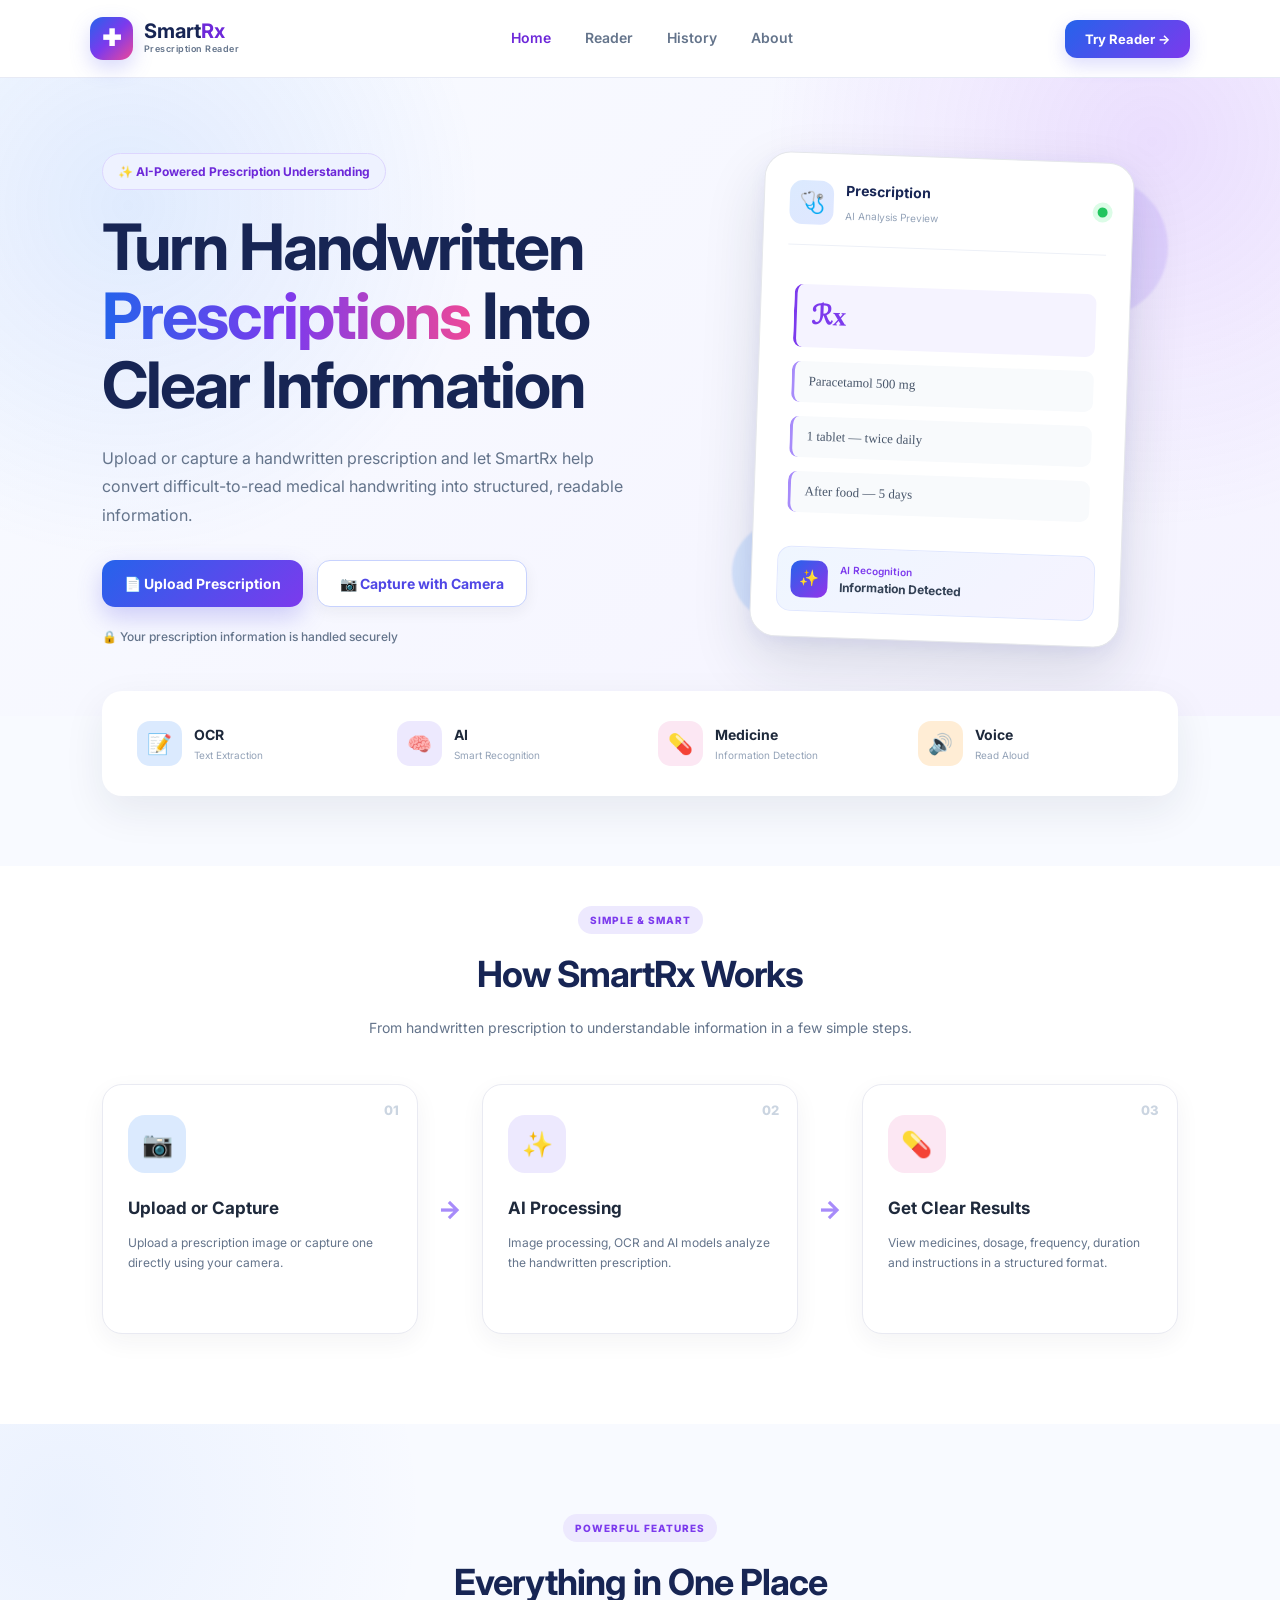
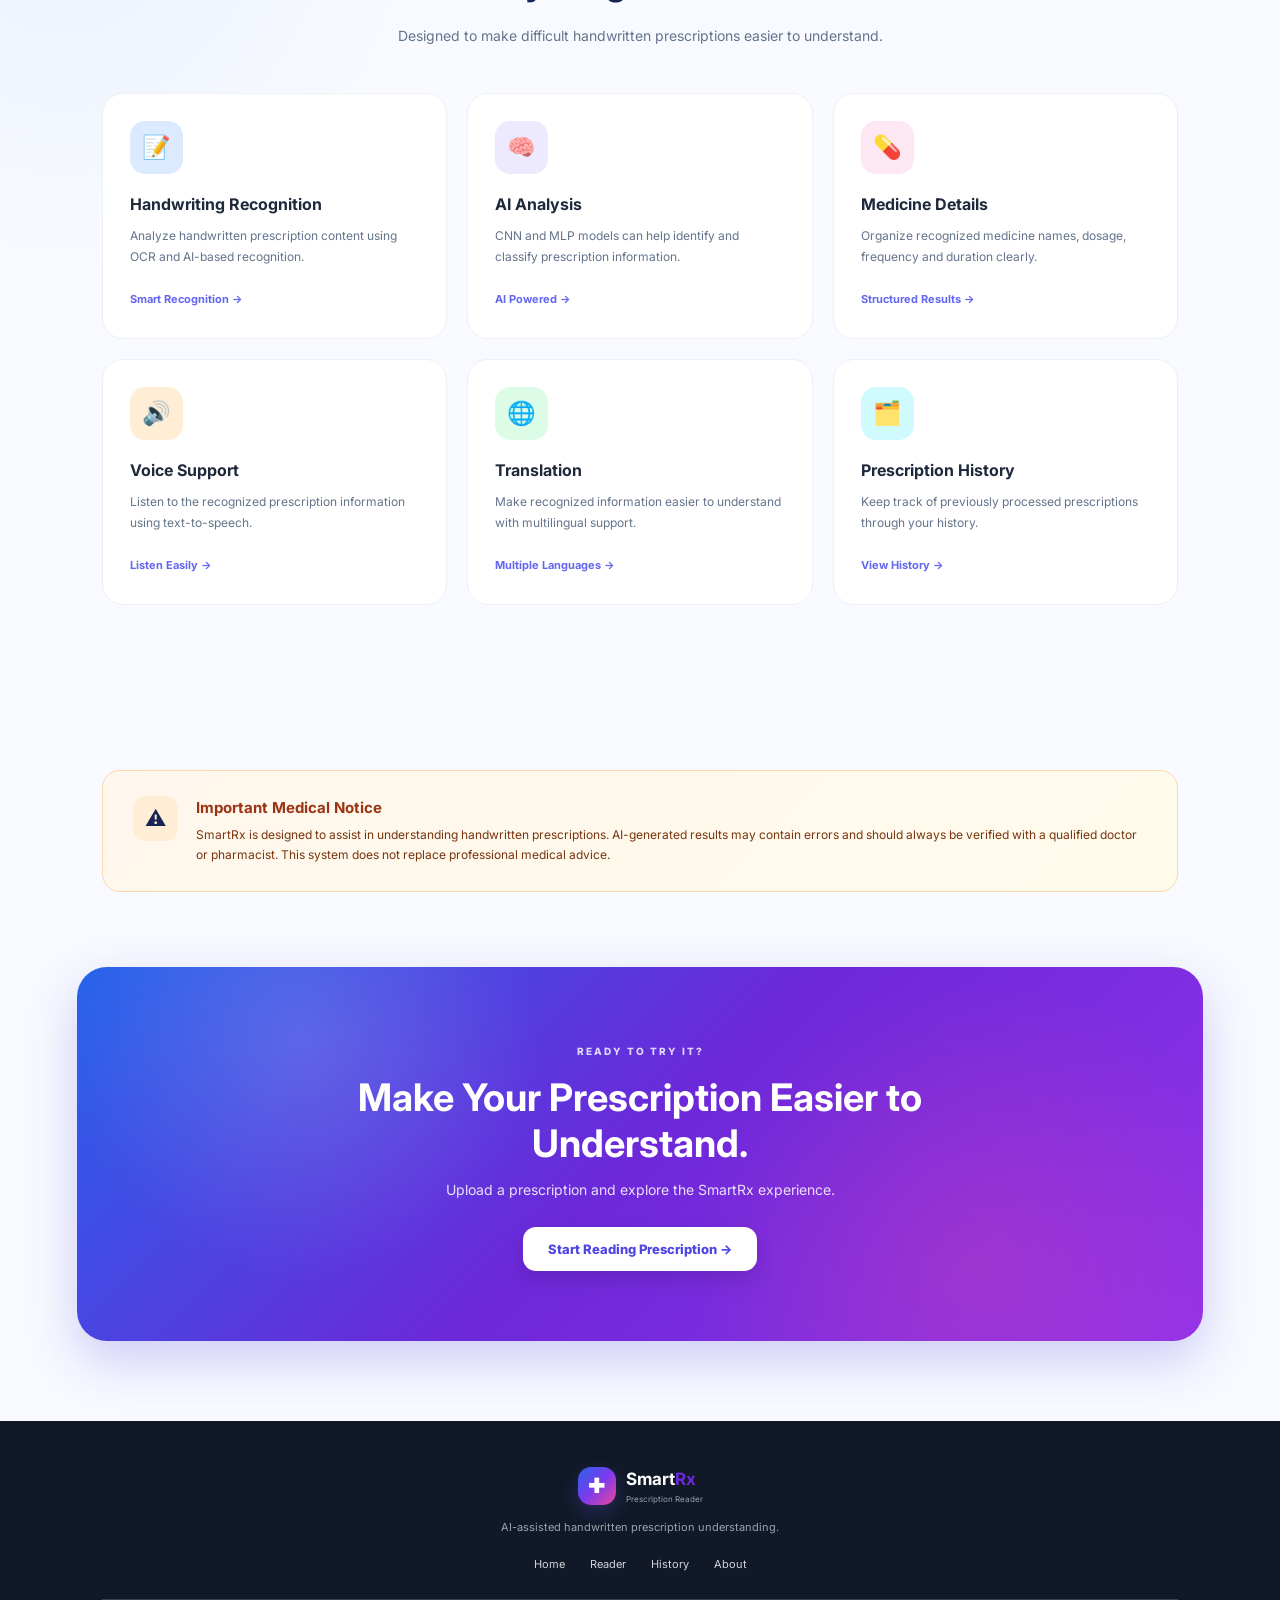
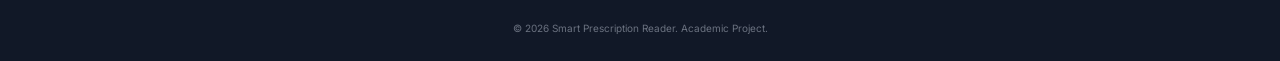
<file: Frontend/index.html>
<!DOCTYPE html>
<html lang="en">
<head>
    <meta charset="UTF-8">
    <meta name="viewport" content="width=device-width, initial-scale=1.0">

    <title>Smart Prescription Reader</title>

    <link rel="stylesheet" href="css/style.css">

    <link rel="preconnect" href="https://fonts.googleapis.com">
    <link rel="preconnect" href="https://fonts.gstatic.com" crossorigin>

    <link href="https://fonts.googleapis.com/css2?family=Inter:wght@400;500;600;700;800&display=swap" rel="stylesheet">
</head>

<body>

    <!-- ================= NAVBAR ================= -->

    <header class="navbar">

        <div class="logo">
            <div class="logo-icon">✚</div>

            <div>
                <h2>Smart<span>Rx</span></h2>
                <p>Prescription Reader</p>
            </div>
        </div>

        <nav>
            <a href="index.html" class="active">Home</a>
            <a href="reader.html">Reader</a>
            <a href="history.html">History</a>
            <a href="about.html">About</a>
        </nav>

        <button class="nav-reader-btn" onclick="openReader()">
            Try Reader →
        </button>

    </header>


    <!-- ================= HERO SECTION ================= -->

    <section class="hero">

        <div class="hero-content">

            <div class="hero-badge">
                ✨ AI-Powered Prescription Understanding
            </div>

            <h1>
                Turn Handwritten
                <span>Prescriptions</span>
                Into Clear Information
            </h1>

            <p>
                Upload or capture a handwritten prescription and let
                SmartRx help convert difficult-to-read medical handwriting
                into structured, readable information.
            </p>

            <div class="hero-buttons">

                <button class="primary-btn" onclick="openReader()">
                    📄 Upload Prescription
                </button>

                <button class="secondary-btn" onclick="openReader()">
                    📷 Capture with Camera
                </button>

            </div>

            <div class="trust-text">
                🔒 Your prescription information is handled securely
            </div>

        </div>


        <!-- HERO VISUAL -->

        <div class="hero-visual">

            <div class="floating-circle circle-one"></div>
            <div class="floating-circle circle-two"></div>

            <div class="prescription-card">

                <div class="card-header">

                    <div class="doctor-icon">
                        🩺
                    </div>

                    <div>
                        <strong>Prescription</strong>
                        <small>AI Analysis Preview</small>
                    </div>

                    <div class="status-dot"></div>

                </div>


                <div class="fake-prescription">

                    <div class="scribble large">
                        ℛx
                    </div>

                    <div class="scribble">
                        Paracetamol 500 mg
                    </div>

                    <div class="scribble">
                        1 tablet — twice daily
                    </div>

                    <div class="scribble">
                        After food — 5 days
                    </div>

                </div>


                <div class="ai-result">

                    <div class="ai-icon">
                        ✨
                    </div>

                    <div>
                        <span>AI Recognition</span>
                        <strong>Information Detected</strong>
                    </div>

                </div>

            </div>

        </div>

    </section>


    <!-- ================= STATS ================= -->

    <section class="stats">

        <div class="stat-item">
            <div class="stat-icon blue">📝</div>
            <div>
                <strong>OCR</strong>
                <span>Text Extraction</span>
            </div>
        </div>

        <div class="stat-item">
            <div class="stat-icon purple">🧠</div>
            <div>
                <strong>AI</strong>
                <span>Smart Recognition</span>
            </div>
        </div>

        <div class="stat-item">
            <div class="stat-icon pink">💊</div>
            <div>
                <strong>Medicine</strong>
                <span>Information Detection</span>
            </div>
        </div>

        <div class="stat-item">
            <div class="stat-icon orange">🔊</div>
            <div>
                <strong>Voice</strong>
                <span>Read Aloud</span>
            </div>
        </div>

    </section>


    <!-- ================= HOW IT WORKS ================= -->

    <section class="how-section">

        <div class="section-heading">

            <div class="section-badge">
                SIMPLE & SMART
            </div>

            <h2>How SmartRx Works</h2>

            <p>
                From handwritten prescription to understandable information
                in a few simple steps.
            </p>

        </div>


        <div class="steps-container">

            <div class="step-card">

                <div class="step-number">01</div>

                <div class="step-icon blue-bg">
                    📷
                </div>

                <h3>Upload or Capture</h3>

                <p>
                    Upload a prescription image or capture one
                    directly using your camera.
                </p>

            </div>


            <div class="step-arrow">
                →
            </div>


            <div class="step-card">

                <div class="step-number">02</div>

                <div class="step-icon purple-bg">
                    ✨
                </div>

                <h3>AI Processing</h3>

                <p>
                    Image processing, OCR and AI models analyze
                    the handwritten prescription.
                </p>

            </div>


            <div class="step-arrow">
                →
            </div>


            <div class="step-card">

                <div class="step-number">03</div>

                <div class="step-icon pink-bg">
                    💊
                </div>

                <h3>Get Clear Results</h3>

                <p>
                    View medicines, dosage, frequency, duration
                    and instructions in a structured format.
                </p>

            </div>

        </div>

    </section>


    <!-- ================= FEATURES ================= -->

    <section class="features-section">

        <div class="section-heading">

            <div class="section-badge">
                POWERFUL FEATURES
            </div>

            <h2>Everything in One Place</h2>

            <p>
                Designed to make difficult handwritten prescriptions
                easier to understand.
            </p>

        </div>


        <div class="features-grid">

            <div class="feature-card blue-card">

                <div class="feature-icon">
                    📝
                </div>

                <h3>Handwriting Recognition</h3>

                <p>
                    Analyze handwritten prescription content
                    using OCR and AI-based recognition.
                </p>

                <span class="feature-link">
                    Smart Recognition →
                </span>

            </div>


            <div class="feature-card purple-card">

                <div class="feature-icon">
                    🧠
                </div>

                <h3>AI Analysis</h3>

                <p>
                    CNN and MLP models can help identify and
                    classify prescription information.
                </p>

                <span class="feature-link">
                    AI Powered →
                </span>

            </div>


            <div class="feature-card pink-card">

                <div class="feature-icon">
                    💊
                </div>

                <h3>Medicine Details</h3>

                <p>
                    Organize recognized medicine names, dosage,
                    frequency and duration clearly.
                </p>

                <span class="feature-link">
                    Structured Results →
                </span>

            </div>


            <div class="feature-card orange-card">

                <div class="feature-icon">
                    🔊
                </div>

                <h3>Voice Support</h3>

                <p>
                    Listen to the recognized prescription information
                    using text-to-speech.
                </p>

                <span class="feature-link">
                    Listen Easily →
                </span>

            </div>


            <div class="feature-card green-card">

                <div class="feature-icon">
                    🌐
                </div>

                <h3>Translation</h3>

                <p>
                    Make recognized information easier to understand
                    with multilingual support.
                </p>

                <span class="feature-link">
                    Multiple Languages →
                </span>

            </div>


            <div class="feature-card cyan-card">

                <div class="feature-icon">
                    🗂️
                </div>

                <h3>Prescription History</h3>

                <p>
                    Keep track of previously processed prescriptions
                    through your history.
                </p>

                <span class="feature-link">
                    View History →
                </span>

            </div>

        </div>

    </section>


    <!-- ================= SAFETY NOTICE ================= -->

    <section class="safety-section">

        <div class="safety-icon">
            ⚠️
        </div>

        <div>

            <h3>Important Medical Notice</h3>

            <p>
                SmartRx is designed to assist in understanding handwritten
                prescriptions. AI-generated results may contain errors and
                should always be verified with a qualified doctor or pharmacist.
                This system does not replace professional medical advice.
            </p>

        </div>

    </section>


    <!-- ================= CTA ================= -->

    <section class="cta-section">

        <div class="cta-content">

            <span>READY TO TRY IT?</span>

            <h2>
                Make Your Prescription
                Easier to Understand.
            </h2>

            <p>
                Upload a prescription and explore the SmartRx experience.
            </p>

            <button class="cta-button" onclick="openReader()">
                Start Reading Prescription →
            </button>

        </div>

    </section>


    <!-- ================= FOOTER ================= -->

    <footer>

        <div class="footer-logo">
            <div class="logo-icon">✚</div>

            <div>
                <strong>Smart<span>Rx</span></strong>
                <small>Prescription Reader</small>
            </div>
        </div>

        <p>
            AI-assisted handwritten prescription understanding.
        </p>

        <div class="footer-links">
            <a href="index.html">Home</a>
            <a href="reader.html">Reader</a>
            <a href="history.html">History</a>
            <a href="about.html">About</a>
        </div>

        <div class="copyright">
            © 2026 Smart Prescription Reader. Academic Project.
        </div>

    </footer>


    <script src="js/script.js"></script>

</body>
</html>
</file>
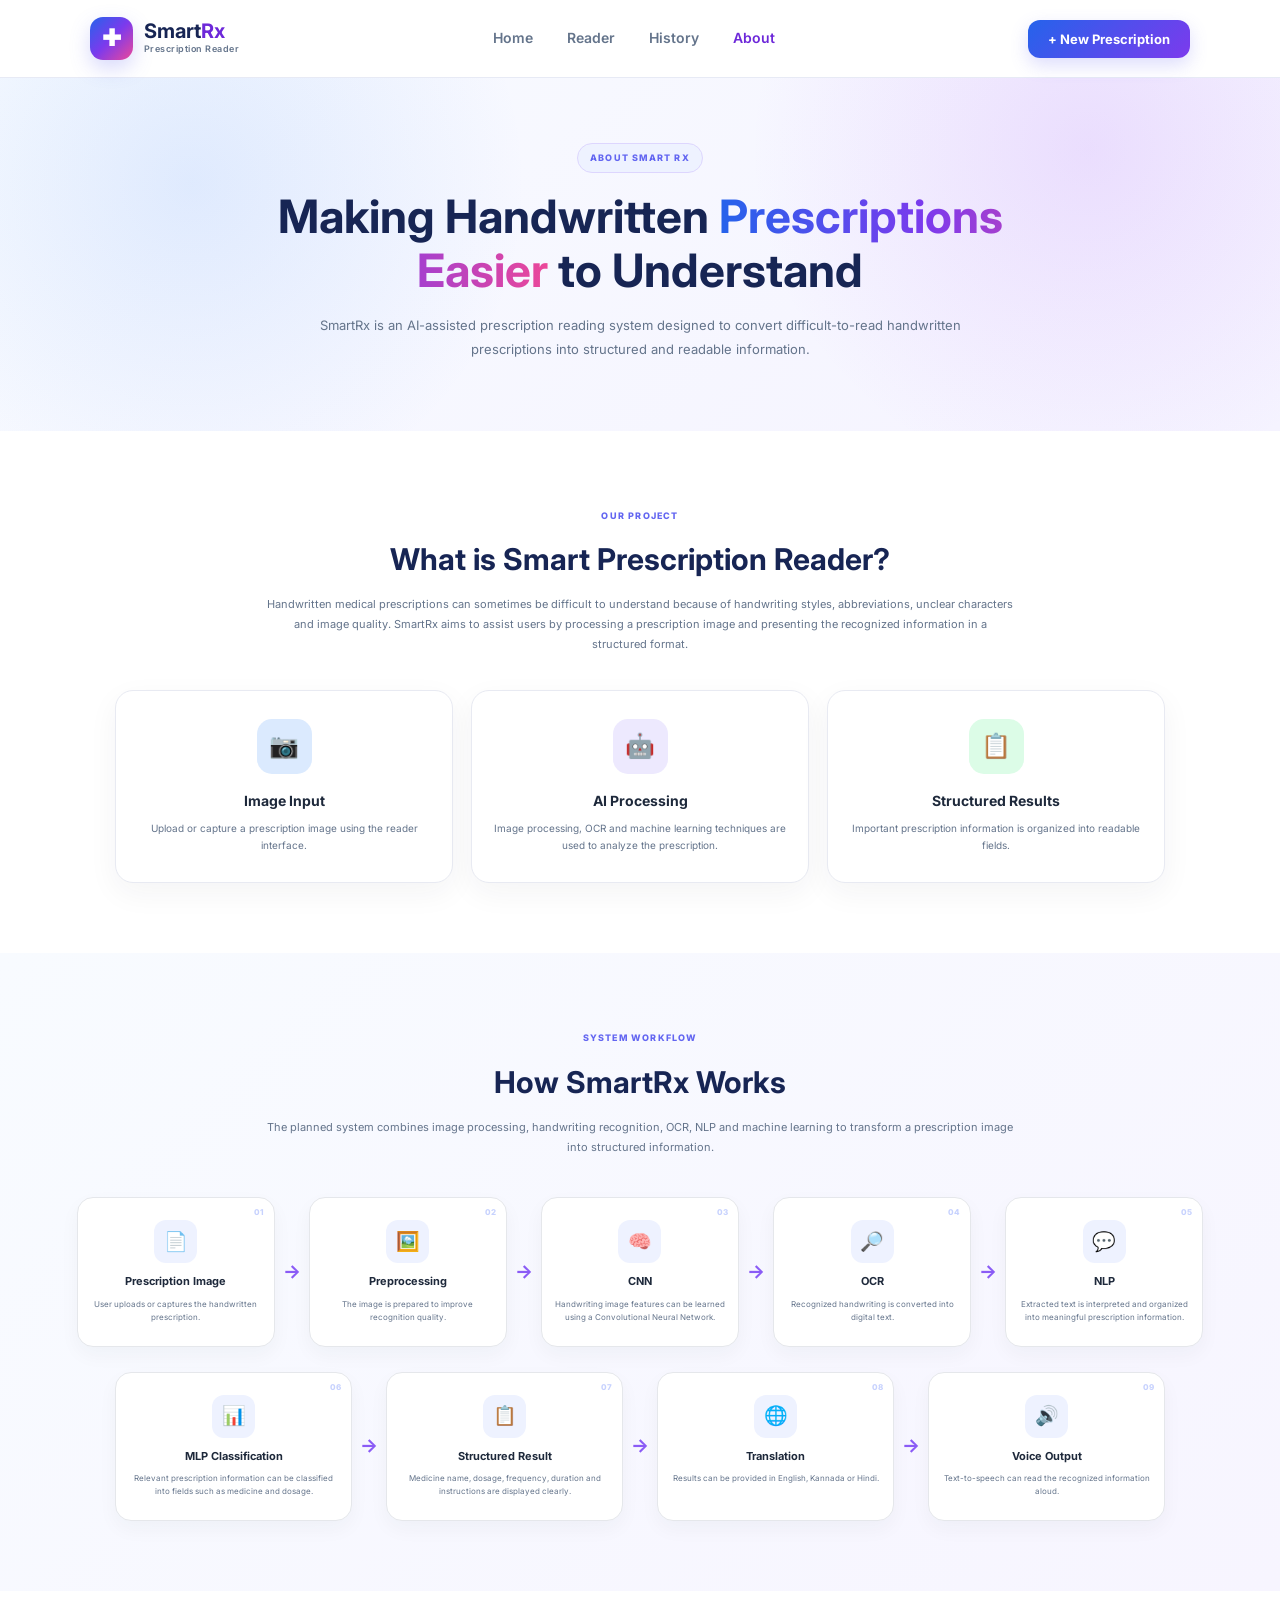
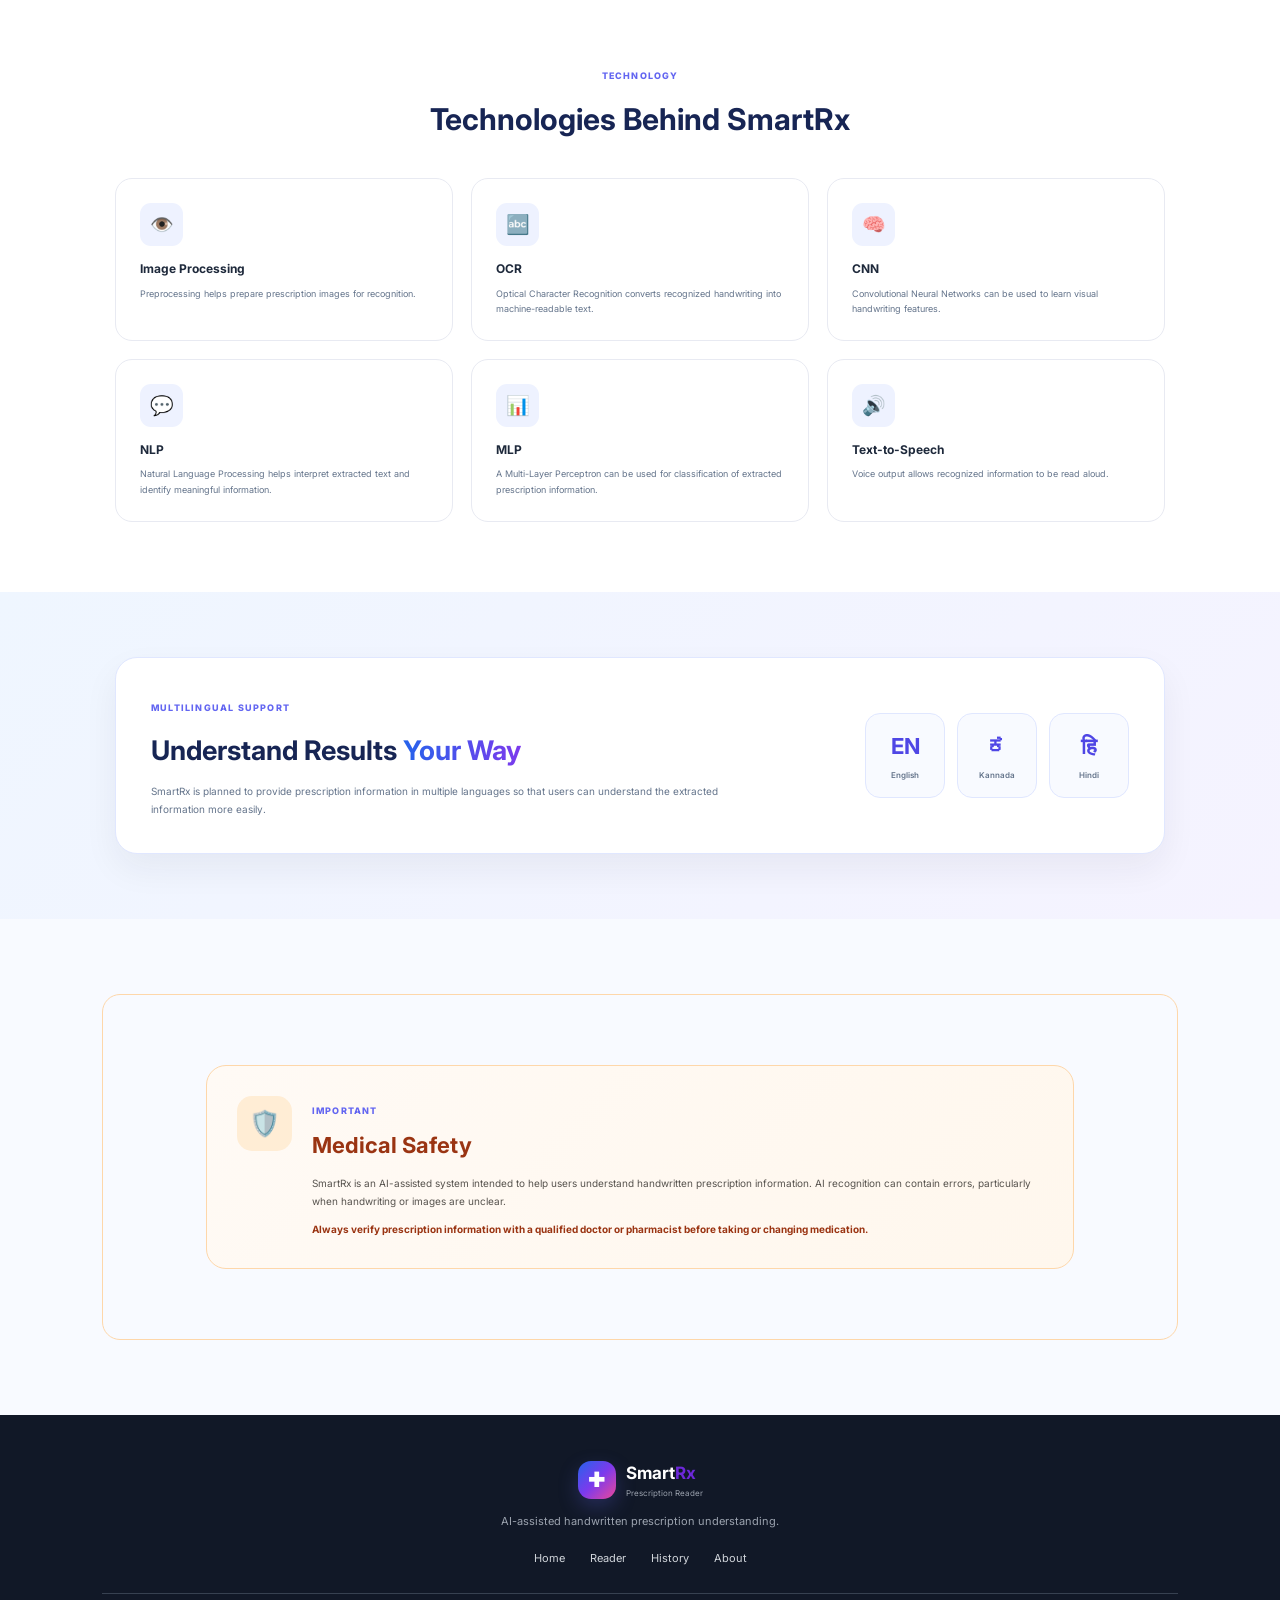
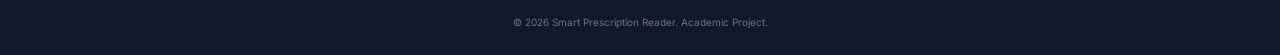
<file: Frontend/about.html>
<!DOCTYPE html>
<html lang="en">

<head>

    <meta charset="UTF-8">
    <meta name="viewport" content="width=device-width, initial-scale=1.0">

    <title>About SmartRx | Smart Prescription Reader</title>

    <link rel="stylesheet" href="css/style.css">
    <link rel="stylesheet" href="css/about.css">

    <link rel="preconnect" href="https://fonts.googleapis.com">
    <link rel="preconnect" href="https://fonts.gstatic.com" crossorigin>

    <link
        href="https://fonts.googleapis.com/css2?family=Inter:wght@400;500;600;700;800&display=swap"
        rel="stylesheet"
    >

</head>

<body>


<!-- ================= NAVBAR ================= -->

<header class="navbar">

    <div class="logo">

        <div class="logo-icon">
            ✚
        </div>

        <div>

            <h2>
                Smart<span>Rx</span>
            </h2>

            <p>
                Prescription Reader
            </p>

        </div>

    </div>


    <nav>

        <a href="index.html">
            Home
        </a>

        <a href="reader.html">
            Reader
        </a>

        <a href="history.html">
            History
        </a>

        <a href="about.html" class="active">
            About
        </a>

    </nav>


    <button
        class="nav-reader-btn"
        onclick="window.location.href='reader.html'"
    >
        + New Prescription
    </button>

</header>



<!-- ================= HERO ================= -->

<section class="about-hero">

    <div class="about-badge">
        ABOUT SMART RX
    </div>

    <h1>
        Making Handwritten
        <span>Prescriptions Easier</span>
        to Understand
    </h1>

    <p>
        SmartRx is an AI-assisted prescription reading system
        designed to convert difficult-to-read handwritten
        prescriptions into structured and readable information.
    </p>

</section>



<!-- ================= PROJECT INTRO ================= -->

<section class="about-section">

    <div class="section-label">
        OUR PROJECT
    </div>

    <h2>
        What is Smart Prescription Reader?
    </h2>

    <p class="section-description">

        Handwritten medical prescriptions can sometimes be difficult
        to understand because of handwriting styles, abbreviations,
        unclear characters and image quality. SmartRx aims to assist
        users by processing a prescription image and presenting the
        recognized information in a structured format.

    </p>


    <div class="intro-cards">

        <div class="intro-card">

            <div class="intro-icon blue-icon">
                📷
            </div>

            <h3>
                Image Input
            </h3>

            <p>
                Upload or capture a prescription image
                using the reader interface.
            </p>

        </div>


        <div class="intro-card">

            <div class="intro-icon purple-icon">
                🤖
            </div>

            <h3>
                AI Processing
            </h3>

            <p>
                Image processing, OCR and machine learning
                techniques are used to analyze the prescription.
            </p>

        </div>


        <div class="intro-card">

            <div class="intro-icon green-icon">
                📋
            </div>

            <h3>
                Structured Results
            </h3>

            <p>
                Important prescription information is organized
                into readable fields.
            </p>

        </div>

    </div>

</section>



<!-- ================= HOW IT WORKS ================= -->

<section class="workflow-section">

    <div class="section-label">
        SYSTEM WORKFLOW
    </div>

    <h2>
        How SmartRx Works
    </h2>

    <p class="workflow-description">

        The planned system combines image processing,
        handwriting recognition, OCR, NLP and machine learning
        to transform a prescription image into structured information.

    </p>


    <div class="workflow">

        <div class="workflow-step">

            <div class="workflow-number">
                01
            </div>

            <div class="workflow-icon">
                📄
            </div>

            <h3>
                Prescription Image
            </h3>

            <p>
                User uploads or captures the handwritten prescription.
            </p>

        </div>


        <div class="workflow-arrow">
            →
        </div>


        <div class="workflow-step">

            <div class="workflow-number">
                02
            </div>

            <div class="workflow-icon">
                🖼️
            </div>

            <h3>
                Preprocessing
            </h3>

            <p>
                The image is prepared to improve recognition quality.
            </p>

        </div>


        <div class="workflow-arrow">
            →
        </div>


        <div class="workflow-step">

            <div class="workflow-number">
                03
            </div>

            <div class="workflow-icon">
                🧠
            </div>

            <h3>
                CNN
            </h3>

            <p>
                Handwriting image features can be learned using
                a Convolutional Neural Network.
            </p>

        </div>


        <div class="workflow-arrow">
            →
        </div>


        <div class="workflow-step">

            <div class="workflow-number">
                04
            </div>

            <div class="workflow-icon">
                🔎
            </div>

            <h3>
                OCR
            </h3>

            <p>
                Recognized handwriting is converted into digital text.
            </p>

        </div>


        <div class="workflow-arrow">
            →
        </div>


        <div class="workflow-step">

            <div class="workflow-number">
                05
            </div>

            <div class="workflow-icon">
                💬
            </div>

            <h3>
                NLP
            </h3>

            <p>
                Extracted text is interpreted and organized
                into meaningful prescription information.
            </p>

        </div>

    </div>



    <div class="workflow-second-row">

        <div class="workflow-step">

            <div class="workflow-number">
                06
            </div>

            <div class="workflow-icon">
                📊
            </div>

            <h3>
                MLP Classification
            </h3>

            <p>
                Relevant prescription information can be classified
                into fields such as medicine and dosage.
            </p>

        </div>


        <div class="workflow-arrow">
            →
        </div>


        <div class="workflow-step">

            <div class="workflow-number">
                07
            </div>

            <div class="workflow-icon">
                📋
            </div>

            <h3>
                Structured Result
            </h3>

            <p>
                Medicine name, dosage, frequency, duration and
                instructions are displayed clearly.
            </p>

        </div>


        <div class="workflow-arrow">
            →
        </div>


        <div class="workflow-step">

            <div class="workflow-number">
                08
            </div>

            <div class="workflow-icon">
                🌐
            </div>

            <h3>
                Translation
            </h3>

            <p>
                Results can be provided in English,
                Kannada or Hindi.
            </p>

        </div>


        <div class="workflow-arrow">
            →
        </div>


        <div class="workflow-step">

            <div class="workflow-number">
                09
            </div>

            <div class="workflow-icon">
                🔊
            </div>

            <h3>
                Voice Output
            </h3>

            <p>
                Text-to-speech can read the recognized
                information aloud.
            </p>

        </div>

    </div>

</section>



<!-- ================= TECHNOLOGIES ================= -->

<section class="technology-section">

    <div class="section-label">
        TECHNOLOGY
    </div>

    <h2>
        Technologies Behind SmartRx
    </h2>


    <div class="technology-grid">

        <div class="technology-card">

            <div class="tech-icon">
                👁️
            </div>

            <h3>
                Image Processing
            </h3>

            <p>
                Preprocessing helps prepare prescription images
                for recognition.
            </p>

        </div>


        <div class="technology-card">

            <div class="tech-icon">
                🔤
            </div>

            <h3>
                OCR
            </h3>

            <p>
                Optical Character Recognition converts recognized
                handwriting into machine-readable text.
            </p>

        </div>


        <div class="technology-card">

            <div class="tech-icon">
                🧠
            </div>

            <h3>
                CNN
            </h3>

            <p>
                Convolutional Neural Networks can be used to learn
                visual handwriting features.
            </p>

        </div>


        <div class="technology-card">

            <div class="tech-icon">
                💬
            </div>

            <h3>
                NLP
            </h3>

            <p>
                Natural Language Processing helps interpret extracted
                text and identify meaningful information.
            </p>

        </div>


        <div class="technology-card">

            <div class="tech-icon">
                📊
            </div>

            <h3>
                MLP
            </h3>

            <p>
                A Multi-Layer Perceptron can be used for classification
                of extracted prescription information.
            </p>

        </div>


        <div class="technology-card">

            <div class="tech-icon">
                🔊
            </div>

            <h3>
                Text-to-Speech
            </h3>

            <p>
                Voice output allows recognized information to
                be read aloud.
            </p>

        </div>

    </div>

</section>



<!-- ================= LANGUAGES ================= -->

<section class="language-section">

    <div class="language-box">

        <div class="language-content">

            <div class="section-label">
                MULTILINGUAL SUPPORT
            </div>

            <h2>
                Understand Results
                <span>Your Way</span>
            </h2>

            <p>
                SmartRx is planned to provide prescription information
                in multiple languages so that users can understand
                the extracted information more easily.
            </p>

        </div>


        <div class="language-options">

            <div class="language-card">

                <strong>
                    EN
                </strong>

                <span>
                    English
                </span>

            </div>


            <div class="language-card">

                <strong>
                    ಕ
                </strong>

                <span>
                    Kannada
                </span>

            </div>


            <div class="language-card">

                <strong>
                    हि
                </strong>

                <span>
                    Hindi
                </span>

            </div>

        </div>

    </div>

</section>



<!-- ================= SAFETY ================= -->

<section class="safety-section">

    <div class="safety-card">

        <div class="safety-icon">
            🛡️
        </div>


        <div>

            <div class="section-label">
                IMPORTANT
            </div>

            <h2>
                Medical Safety
            </h2>

            <p>

                SmartRx is an AI-assisted system intended to help
                users understand handwritten prescription information.
                AI recognition can contain errors, particularly when
                handwriting or images are unclear.

            </p>

            <p class="safety-highlight">

                Always verify prescription information with a qualified
                doctor or pharmacist before taking or changing medication.

            </p>

        </div>

    </div>

</section>



<!-- ================= FOOTER ================= -->

<footer>

    <div class="footer-logo">

        <div class="logo-icon">
            ✚
        </div>

        <div>

            <strong>
                Smart<span>Rx</span>
            </strong>

            <small>
                Prescription Reader
            </small>

        </div>

    </div>


    <p>
        AI-assisted handwritten prescription understanding.
    </p>


    <div class="footer-links">

        <a href="index.html">
            Home
        </a>

        <a href="reader.html">
            Reader
        </a>

        <a href="history.html">
            History
        </a>

        <a href="about.html">
            About
        </a>

    </div>


    <div class="copyright">
        © 2026 Smart Prescription Reader. Academic Project.
    </div>

</footer>



<script src="js/about.js"></script>

</body>

</html>
</file>
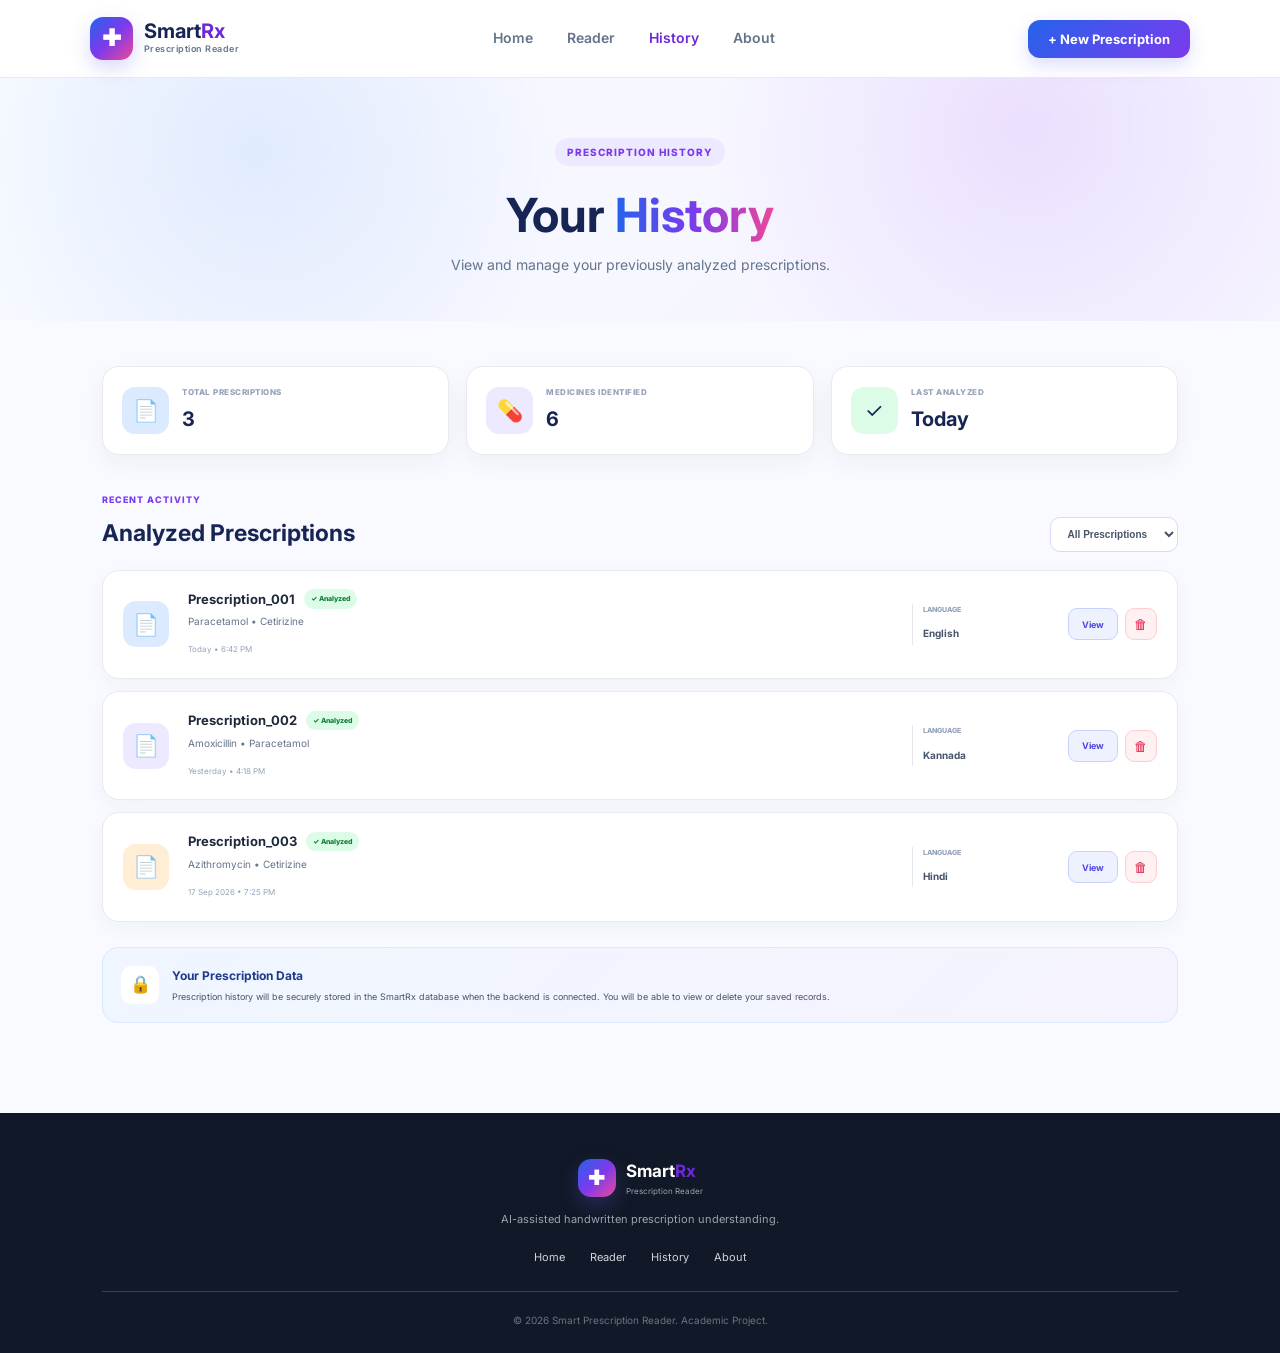
<file: Frontend/history.html>
<!DOCTYPE html>
<html lang="en">

<head>

    <meta charset="UTF-8">
    <meta name="viewport" content="width=device-width, initial-scale=1.0">

    <title>Prescription History | SmartRx</title>

    <link rel="stylesheet" href="css/style.css">
    <link rel="stylesheet" href="css/history.css">

    <link rel="preconnect" href="https://fonts.googleapis.com">
    <link rel="preconnect" href="https://fonts.gstatic.com" crossorigin>

    <link href="https://fonts.googleapis.com/css2?family=Inter:wght@400;500;600;700;800&display=swap" rel="stylesheet">

</head>

<body>


<!-- ================= NAVBAR ================= -->

<header class="navbar">

    <div class="logo">

        <div class="logo-icon">
            ✚
        </div>

        <div>
            <h2>
                Smart<span>Rx</span>
            </h2>

            <p>
                Prescription Reader
            </p>
        </div>

    </div>


    <nav>

        <a href="index.html">
            Home
        </a>

        <a href="reader.html">
            Reader
        </a>

        <a href="history.html" class="active">
            History
        </a>

        <a href="about.html">
            About
        </a>

    </nav>


    <button
        class="nav-reader-btn"
        onclick="window.location.href='reader.html'"
    >
        + New Prescription
    </button>

</header>



<!-- ================= PAGE HEADER ================= -->

<section class="history-header">

    <div class="section-badge">
        PRESCRIPTION HISTORY
    </div>

    <h1>
        Your
        <span>History</span>
    </h1>

    <p>
        View and manage your previously analyzed prescriptions.
    </p>

</section>



<!-- ================= MAIN ================= -->

<main class="history-container">


    <!-- ================= SUMMARY CARDS ================= -->

    <div class="history-summary">

        <div class="summary-card">

            <div class="summary-icon blue-summary">
                📄
            </div>

            <div>

                <span>
                    TOTAL PRESCRIPTIONS
                </span>

                <strong>
                    3
                </strong>

            </div>

        </div>


        <div class="summary-card">

            <div class="summary-icon purple-summary">
                💊
            </div>

            <div>

                <span>
                    MEDICINES IDENTIFIED
                </span>

                <strong>
                    6
                </strong>

            </div>

        </div>


        <div class="summary-card">

            <div class="summary-icon green-summary">
                ✓
            </div>

            <div>

                <span>
                    LAST ANALYZED
                </span>

                <strong>
                    Today
                </strong>

            </div>

        </div>

    </div>



    <!-- ================= HISTORY TOP BAR ================= -->

    <div class="history-topbar">

        <div>

            <span>
                RECENT ACTIVITY
            </span>

            <h2>
                Analyzed Prescriptions
            </h2>

        </div>


        <div class="history-controls">

            <select id="historyFilter">

                <option value="all">
                    All Prescriptions
                </option>

                <option value="today">
                    Today
                </option>

                <option value="week">
                    This Week
                </option>

            </select>

        </div>

    </div>



    <!-- ================= HISTORY LIST ================= -->

    <div class="history-list" id="historyList">


        <!-- ================= ITEM 1 ================= -->

        <div class="history-card">

            <div class="history-file-icon blue-file">
                📄
            </div>


            <div class="history-main">

                <div class="history-title-row">

                    <h3>
                        Prescription_001
                    </h3>

                    <span class="status-complete">
                        ✓ Analyzed
                    </span>

                </div>


                <p>
                    Paracetamol • Cetirizine
                </p>


                <span class="history-date">
                    Today • 6:42 PM
                </span>

            </div>


            <div class="history-language">

                <span>
                    LANGUAGE
                </span>

                <strong>
                    English
                </strong>

            </div>


            <div class="history-actions">

                <button
                    onclick="viewPrescription('Prescription_001')"
                    class="view-button"
                >
                    View
                </button>

                <button
                    onclick="deletePrescription(this)"
                    class="delete-button"
                >
                    🗑
                </button>

            </div>

        </div>



        <!-- ================= ITEM 2 ================= -->

        <div class="history-card">

            <div class="history-file-icon purple-file">
                📄
            </div>


            <div class="history-main">

                <div class="history-title-row">

                    <h3>
                        Prescription_002
                    </h3>

                    <span class="status-complete">
                        ✓ Analyzed
                    </span>

                </div>


                <p>
                    Amoxicillin • Paracetamol
                </p>


                <span class="history-date">
                    Yesterday • 4:18 PM
                </span>

            </div>


            <div class="history-language">

                <span>
                    LANGUAGE
                </span>

                <strong>
                    Kannada
                </strong>

            </div>


            <div class="history-actions">

                <button
                    onclick="viewPrescription('Prescription_002')"
                    class="view-button"
                >
                    View
                </button>

                <button
                    onclick="deletePrescription(this)"
                    class="delete-button"
                >
                    🗑
                </button>

            </div>

        </div>



        <!-- ================= ITEM 3 ================= -->

        <div class="history-card">

            <div class="history-file-icon orange-file">
                📄
            </div>


            <div class="history-main">

                <div class="history-title-row">

                    <h3>
                        Prescription_003
                    </h3>

                    <span class="status-complete">
                        ✓ Analyzed
                    </span>

                </div>


                <p>
                    Azithromycin • Cetirizine
                </p>


                <span class="history-date">
                    17 Sep 2026 • 7:25 PM
                </span>

            </div>


            <div class="history-language">

                <span>
                    LANGUAGE
                </span>

                <strong>
                    Hindi
                </strong>

            </div>


            <div class="history-actions">

                <button
                    onclick="viewPrescription('Prescription_003')"
                    class="view-button"
                >
                    View
                </button>

                <button
                    onclick="deletePrescription(this)"
                    class="delete-button"
                >
                    🗑
                </button>

            </div>

        </div>


    </div>



    <!-- ================= EMPTY STATE ================= -->

    <div
        class="empty-history"
        id="emptyHistory"
        style="display: none;"
    >

        <div class="empty-icon">
            📋
        </div>

        <h2>
            No prescriptions found
        </h2>

        <p>
            Your analyzed prescriptions will appear here.
        </p>

        <button
            onclick="window.location.href='reader.html'"
        >
            Analyze a Prescription
        </button>

    </div>



    <!-- ================= PRIVACY NOTE ================= -->

    <div class="history-note">

        <div class="note-icon">
            🔒
        </div>

        <div>

            <h3>
                Your Prescription Data
            </h3>

            <p>
                Prescription history will be securely stored in the
                SmartRx database when the backend is connected.
                You will be able to view or delete your saved records.
            </p>

        </div>

    </div>


</main>



<!-- ================= FOOTER ================= -->

<footer>

    <div class="footer-logo">

        <div class="logo-icon">
            ✚
        </div>

        <div>

            <strong>
                Smart<span>Rx</span>
            </strong>

            <small>
                Prescription Reader
            </small>

        </div>

    </div>


    <p>
        AI-assisted handwritten prescription understanding.
    </p>


    <div class="footer-links">

        <a href="index.html">
            Home
        </a>

        <a href="reader.html">
            Reader
        </a>

        <a href="history.html">
            History
        </a>

        <a href="about.html">
            About
        </a>

    </div>


    <div class="copyright">
        © 2026 Smart Prescription Reader. Academic Project.
    </div>

</footer>



<script src="js/history.js"></script>

</body>

</html>
</file>
<file: Frontend/css/style.css>
/* =========================================================
   SMART PRESCRIPTION READER
   Main Website Styles
   ========================================================= */

/* =========================
   GLOBAL
   ========================= */

* {
    margin: 0;
    padding: 0;
    box-sizing: border-box;
}

html {
    scroll-behavior: smooth;
}

body {
    font-family: "Inter", sans-serif;
    background: #f8faff;
    color: #172554;
    line-height: 1.6;
}

button,
a {
    font-family: inherit;
}

button {
    cursor: pointer;
}

a {
    text-decoration: none;
}


/* =========================
   NAVBAR
   ========================= */

.navbar {
    width: 100%;
    min-height: 78px;
    padding: 14px 7%;
    background: rgba(255, 255, 255, 0.96);

    display: flex;
    align-items: center;
    justify-content: space-between;

    border-bottom: 1px solid #e7eaf5;

    position: sticky;
    top: 0;
    z-index: 1000;

    backdrop-filter: blur(12px);
}

.logo {
    display: flex;
    align-items: center;
    gap: 11px;
}

.logo-icon {
    width: 43px;
    height: 43px;

    display: flex;
    align-items: center;
    justify-content: center;

    color: white;
    font-size: 23px;
    font-weight: 800;

    border-radius: 13px;

    background: linear-gradient(
        135deg,
        #2563eb,
        #7c3aed,
        #ec4899
    );

    box-shadow: 0 8px 20px rgba(99, 102, 241, 0.25);
}

.logo h2 {
    font-size: 20px;
    line-height: 1.1;
    color: #172554;
}

.logo h2 span,
.footer-logo strong span {
    color: #6d28d9;
}

.logo p {
    font-size: 9px;
    color: #64748b;
    font-weight: 600;
    letter-spacing: 0.5px;
}

.navbar nav {
    display: flex;
    align-items: center;
    gap: 34px;
}

.navbar nav a {
    color: #64748b;
    font-size: 14px;
    font-weight: 600;

    transition: 0.3s;
}

.navbar nav a:hover,
.navbar nav a.active {
    color: #6d28d9;
}

.nav-reader-btn {
    border: none;

    padding: 11px 20px;

    border-radius: 12px;

    color: white;

    font-size: 13px;
    font-weight: 700;

    background: linear-gradient(
        135deg,
        #2563eb,
        #7c3aed
    );

    box-shadow: 0 7px 18px rgba(99, 102, 241, 0.22);

    transition: 0.3s;
}

.nav-reader-btn:hover {
    transform: translateY(-2px);
    box-shadow: 0 10px 25px rgba(99, 102, 241, 0.32);
}


/* =========================
   HERO
   ========================= */

.hero {
    min-height: 620px;

    padding: 75px 8% 70px;

    display: flex;
    align-items: center;
    justify-content: space-between;

    gap: 60px;

    overflow: hidden;

    background:
        radial-gradient(
            circle at 10% 20%,
            rgba(59, 130, 246, 0.13),
            transparent 28%
        ),
        radial-gradient(
            circle at 90% 10%,
            rgba(168, 85, 247, 0.15),
            transparent 30%
        ),
        linear-gradient(
            135deg,
            #f8fbff,
            #f5f3ff
        );
}

.hero-content {
    width: 52%;
    max-width: 650px;
}

.hero-badge {
    display: inline-flex;
    align-items: center;

    padding: 8px 15px;

    border-radius: 50px;

    background: #eef2ff;
    color: #6d28d9;

    font-size: 12px;
    font-weight: 700;

    margin-bottom: 22px;

    border: 1px solid #ddd6fe;
}

.hero h1 {
    font-size: clamp(40px, 5vw, 65px);

    line-height: 1.08;

    letter-spacing: -2px;

    color: #172554;

    margin-bottom: 24px;
}

.hero h1 span {
    display: inline-block;

    background: linear-gradient(
        90deg,
        #2563eb,
        #7c3aed,
        #ec4899
    );

    -webkit-background-clip: text;
    -webkit-text-fill-color: transparent;
}

.hero-content > p {
    max-width: 590px;

    color: #64748b;

    font-size: 16px;

    line-height: 1.8;

    margin-bottom: 30px;
}

.hero-buttons {
    display: flex;
    flex-wrap: wrap;

    gap: 14px;
}

.primary-btn,
.secondary-btn {
    padding: 14px 22px;

    border-radius: 13px;

    font-size: 14px;
    font-weight: 700;

    transition: 0.3s;
}

.primary-btn {
    border: none;

    color: white;

    background: linear-gradient(
        135deg,
        #2563eb,
        #7c3aed
    );

    box-shadow: 0 10px 25px rgba(79, 70, 229, 0.25);
}

.primary-btn:hover {
    transform: translateY(-3px);
    box-shadow: 0 14px 30px rgba(79, 70, 229, 0.32);
}

.secondary-btn {
    background: white;

    color: #4f46e5;

    border: 1px solid #c7d2fe;

    box-shadow: 0 5px 15px rgba(30, 41, 59, 0.06);
}

.secondary-btn:hover {
    transform: translateY(-3px);
    border-color: #818cf8;
}

.trust-text {
    margin-top: 20px;

    color: #64748b;

    font-size: 12px;
    font-weight: 500;
}


/* =========================
   HERO VISUAL
   ========================= */

.hero-visual {
    width: 45%;
    min-height: 450px;

    display: flex;
    align-items: center;
    justify-content: center;

    position: relative;
}

.prescription-card {
    width: 370px;

    padding: 25px;

    border-radius: 26px;

    background: white;

    border: 1px solid #e5e7eb;

    box-shadow:
        0 25px 60px rgba(30, 41, 59, 0.14),
        0 5px 15px rgba(99, 102, 241, 0.08);

    transform: rotate(2deg);

    position: relative;
    z-index: 2;

    animation: floatingCard 4s ease-in-out infinite;
}

@keyframes floatingCard {

    0%,
    100% {
        transform: translateY(0) rotate(2deg);
    }

    50% {
        transform: translateY(-12px) rotate(2deg);
    }
}

.card-header {
    display: flex;
    align-items: center;
    gap: 12px;

    padding-bottom: 18px;

    border-bottom: 1px solid #edf0f7;
}

.doctor-icon {
    width: 44px;
    height: 44px;

    display: flex;
    align-items: center;
    justify-content: center;

    border-radius: 13px;

    background: linear-gradient(
        135deg,
        #dbeafe,
        #e0e7ff
    );

    font-size: 21px;
}

.card-header strong {
    display: block;

    color: #172554;

    font-size: 14px;
}

.card-header small {
    color: #94a3b8;

    font-size: 10px;
}

.status-dot {
    width: 10px;
    height: 10px;

    border-radius: 50%;

    background: #22c55e;

    margin-left: auto;

    box-shadow: 0 0 0 5px #dcfce7;
}

.fake-prescription {
    padding: 25px 8px 20px;
}

.scribble {
    margin: 14px 0;

    padding: 10px 14px;

    border-radius: 9px;

    background: #f8fafc;

    color: #475569;

    font-family: "Comic Sans MS", cursive;

    font-size: 13px;

    border-left: 3px solid #a78bfa;
}

.scribble.large {
    color: #7c3aed;

    background: #f5f3ff;

    font-size: 27px;

    font-weight: bold;

    border-left: 3px solid #7c3aed;
}

.ai-result {
    display: flex;
    align-items: center;
    gap: 12px;

    padding: 13px;

    border-radius: 14px;

    background: linear-gradient(
        135deg,
        #eff6ff,
        #f5f3ff
    );

    border: 1px solid #e0e7ff;
}

.ai-icon {
    width: 37px;
    height: 37px;

    display: flex;
    align-items: center;
    justify-content: center;

    border-radius: 10px;

    background: linear-gradient(
        135deg,
        #2563eb,
        #9333ea
    );

    color: white;
}

.ai-result span {
    display: block;

    font-size: 10px;

    color: #7c3aed;

    font-weight: 600;
}

.ai-result strong {
    display: block;

    font-size: 12px;

    color: #334155;
}

.floating-circle {
    position: absolute;

    border-radius: 50%;

    filter: blur(1px);
}

.circle-one {
    width: 140px;
    height: 140px;

    top: 20px;
    right: 10px;

    background: rgba(167, 139, 250, 0.22);
}

.circle-two {
    width: 100px;
    height: 100px;

    bottom: 20px;
    left: 25px;

    background: rgba(96, 165, 250, 0.22);
}


/* =========================
   STATS
   ========================= */

.stats {
    width: 84%;

    margin: -25px auto 70px;

    padding: 20px 25px;

    display: grid;
    grid-template-columns: repeat(4, 1fr);

    gap: 15px;

    background: white;

    border-radius: 20px;

    box-shadow: 0 15px 40px rgba(30, 41, 59, 0.08);

    position: relative;
    z-index: 5;
}

.stat-item {
    display: flex;
    align-items: center;

    gap: 12px;

    padding: 10px;
}

.stat-icon {
    width: 45px;
    height: 45px;

    display: flex;
    align-items: center;
    justify-content: center;

    border-radius: 13px;

    font-size: 20px;
}

.stat-icon.blue {
    background: #dbeafe;
}

.stat-icon.purple {
    background: #ede9fe;
}

.stat-icon.pink {
    background: #fce7f3;
}

.stat-icon.orange {
    background: #ffedd5;
}

.stat-item strong {
    display: block;

    font-size: 14px;

    color: #1e293b;
}

.stat-item span {
    display: block;

    font-size: 10px;

    color: #94a3b8;
}


/* =========================
   COMMON SECTION HEADING
   ========================= */

.section-heading {
    text-align: center;

    max-width: 650px;

    margin: 0 auto 45px;
}

.section-badge {
    display: inline-block;

    padding: 6px 12px;

    border-radius: 30px;

    background: #ede9fe;

    color: #7c3aed;

    font-size: 10px;

    font-weight: 800;

    letter-spacing: 1px;

    margin-bottom: 12px;
}

.section-heading h2 {
    font-size: 36px;

    color: #172554;

    margin-bottom: 12px;

    letter-spacing: -1px;
}

.section-heading p {
    color: #64748b;

    font-size: 14px;

    line-height: 1.7;
}


/* =========================
   HOW IT WORKS
   ========================= */

.how-section {
    padding: 40px 8% 90px;

    background: white;
}

.steps-container {
    max-width: 1100px;

    margin: auto;

    display: grid;

    grid-template-columns: 1fr auto 1fr auto 1fr;

    align-items: center;

    gap: 20px;
}

.step-card {
    min-height: 250px;

    padding: 30px 25px;

    border-radius: 20px;

    background: #ffffff;

    border: 1px solid #e9eaf2;

    box-shadow: 0 8px 25px rgba(30, 41, 59, 0.05);

    position: relative;

    transition: 0.3s;
}

.step-card:hover {
    transform: translateY(-6px);

    box-shadow: 0 15px 35px rgba(99, 102, 241, 0.12);
}

.step-number {
    position: absolute;

    top: 15px;
    right: 18px;

    color: #cbd5e1;

    font-size: 13px;

    font-weight: 800;
}

.step-icon {
    width: 58px;
    height: 58px;

    display: flex;
    align-items: center;
    justify-content: center;

    border-radius: 17px;

    font-size: 25px;

    margin-bottom: 22px;
}

.blue-bg {
    background: #dbeafe;
}

.purple-bg {
    background: #ede9fe;
}

.pink-bg {
    background: #fce7f3;
}

.step-card h3 {
    color: #1e293b;

    font-size: 17px;

    margin-bottom: 10px;
}

.step-card p {
    color: #64748b;

    font-size: 12px;

    line-height: 1.7;
}

.step-arrow {
    font-size: 25px;

    color: #a78bfa;

    font-weight: 800;
}


/* =========================
   FEATURES
   ========================= */

.features-section {
    padding: 90px 8%;

    background:
        radial-gradient(
            circle at 5% 10%,
            rgba(59, 130, 246, 0.07),
            transparent 25%
        ),
        #f8faff;
}

.features-grid {
    max-width: 1100px;

    margin: auto;

    display: grid;

    grid-template-columns: repeat(3, 1fr);

    gap: 20px;
}

.feature-card {
    padding: 27px;

    min-height: 245px;

    border-radius: 21px;

    background: white;

    border: 1px solid #edf0f7;

    transition: 0.3s;

    position: relative;

    overflow: hidden;
}

.feature-card::after {
    content: "";

    position: absolute;

    width: 100px;
    height: 100px;

    border-radius: 50%;

    right: -45px;
    bottom: -45px;

    opacity: 0.35;
}

.feature-card:hover {
    transform: translateY(-7px);

    box-shadow: 0 18px 40px rgba(30, 41, 59, 0.09);
}

.feature-icon {
    width: 53px;
    height: 53px;

    display: flex;
    align-items: center;
    justify-content: center;

    border-radius: 15px;

    font-size: 23px;

    margin-bottom: 18px;
}

.blue-card .feature-icon {
    background: #dbeafe;
}

.purple-card .feature-icon {
    background: #ede9fe;
}

.pink-card .feature-icon {
    background: #fce7f3;
}

.orange-card .feature-icon {
    background: #ffedd5;
}

.green-card .feature-icon {
    background: #dcfce7;
}

.cyan-card .feature-icon {
    background: #cffafe;
}

.feature-card h3 {
    color: #1e293b;

    font-size: 16px;

    margin-bottom: 9px;
}

.feature-card p {
    color: #64748b;

    font-size: 12px;

    line-height: 1.7;

    margin-bottom: 18px;
}

.feature-link {
    font-size: 11px;

    color: #6366f1;

    font-weight: 700;
}


/* =========================
   SAFETY
   ========================= */

.safety-section {
    width: 84%;

    margin: 75px auto;

    padding: 25px 30px;

    display: flex;

    align-items: flex-start;

    gap: 18px;

    border-radius: 18px;

    background: linear-gradient(
        135deg,
        #fff7ed,
        #fffbeb
    );

    border: 1px solid #fed7aa;
}

.safety-icon {
    width: 45px;
    height: 45px;

    min-width: 45px;

    display: flex;
    align-items: center;
    justify-content: center;

    border-radius: 13px;

    background: #ffedd5;

    font-size: 21px;
}

.safety-section h3 {
    color: #9a3412;

    font-size: 15px;

    margin-bottom: 5px;
}

.safety-section p {
    color: #78350f;

    font-size: 12px;

    line-height: 1.7;
}


/* =========================
   CTA
   ========================= */

.cta-section {
    margin: 0 6% 80px;

    padding: 70px 30px;

    text-align: center;

    border-radius: 30px;

    color: white;

    background:
        radial-gradient(
            circle at 20% 20%,
            rgba(255,255,255,0.15),
            transparent 25%
        ),
        radial-gradient(
            circle at 80% 80%,
            rgba(236,72,153,0.25),
            transparent 30%
        ),
        linear-gradient(
            135deg,
            #2563eb,
            #6d28d9,
            #9333ea
        );

    box-shadow: 0 20px 50px rgba(79, 70, 229, 0.25);
}

.cta-content > span {
    font-size: 10px;

    font-weight: 800;

    letter-spacing: 2px;

    opacity: 0.8;
}

.cta-content h2 {
    max-width: 650px;

    margin: 13px auto;

    font-size: 38px;

    line-height: 1.2;
}

.cta-content p {
    font-size: 14px;

    opacity: 0.85;

    margin-bottom: 25px;
}

.cta-button {
    padding: 14px 25px;

    border: none;

    border-radius: 13px;

    color: #4f46e5;

    background: white;

    font-weight: 800;

    font-size: 13px;

    transition: 0.3s;

    box-shadow: 0 8px 20px rgba(0,0,0,0.12);
}

.cta-button:hover {
    transform: translateY(-3px);

    box-shadow: 0 12px 25px rgba(0,0,0,0.18);
}


/* =========================
   FOOTER
   ========================= */

footer {
    padding: 45px 8% 25px;

    background: #111827;

    color: white;

    text-align: center;
}

.footer-logo {
    display: inline-flex;

    align-items: center;

    gap: 10px;

    margin-bottom: 13px;
}

.footer-logo strong {
    display: block;

    font-size: 17px;

    text-align: left;
}

.footer-logo small {
    display: block;

    color: #9ca3af;

    font-size: 8px;

    text-align: left;
}

.footer-logo .logo-icon {
    width: 38px;
    height: 38px;

    font-size: 20px;
}

footer > p {
    color: #9ca3af;

    font-size: 11px;

    margin-bottom: 20px;
}

.footer-links {
    display: flex;

    justify-content: center;

    gap: 25px;

    margin-bottom: 25px;
}

.footer-links a {
    color: #d1d5db;

    font-size: 11px;

    transition: 0.3s;
}

.footer-links a:hover {
    color: #a78bfa;
}

.copyright {
    padding-top: 20px;

    border-top: 1px solid #374151;

    color: #6b7280;

    font-size: 10px;
}


/* =========================
   RESPONSIVE
   ========================= */

@media (max-width: 1000px) {

    .navbar {
        padding: 14px 4%;
    }

    .navbar nav {
        gap: 18px;
    }

    .hero {
        padding: 60px 5%;
    }

    .hero h1 {
        font-size: 45px;
    }

    .prescription-card {
        width: 330px;
    }

    .stats {
        width: 90%;
    }

    .features-grid {
        grid-template-columns: repeat(2, 1fr);
    }
}


@media (max-width: 800px) {

    .navbar {
        flex-wrap: wrap;

        gap: 15px;
    }

    .navbar nav {
        order: 3;

        width: 100%;

        justify-content: center;
    }

    .nav-reader-btn {
        display: none;
    }

    .hero {
        flex-direction: column;

        text-align: center;

        padding-top: 55px;
    }

    .hero-content {
        width: 100%;
    }

    .hero-content > p {
        margin-left: auto;
        margin-right: auto;
    }

    .hero-buttons {
        justify-content: center;
    }

    .hero-visual {
        width: 100%;

        min-height: 400px;
    }

    .stats {
        grid-template-columns: repeat(2, 1fr);
    }

    .steps-container {
        grid-template-columns: 1fr;
    }

    .step-arrow {
        display: none;
    }
}


@media (max-width: 600px) {

    .navbar {
        padding: 12px 5%;
    }

    .navbar nav {
        gap: 15px;
    }

    .navbar nav a {
        font-size: 11px;
    }

    .hero {
        padding-left: 5%;
        padding-right: 5%;
    }

    .hero h1 {
        font-size: 38px;

        letter-spacing: -1px;
    }

    .hero-buttons {
        flex-direction: column;

        align-items: stretch;
    }

    .primary-btn,
    .secondary-btn {
        width: 100%;
    }

    .hero-visual {
        min-height: 340px;
    }

    .prescription-card {
        width: 290px;

        padding: 20px;
    }

    .stats {
        width: 90%;

        grid-template-columns: 1fr;

        margin-bottom: 50px;
    }

    .section-heading h2 {
        font-size: 29px;
    }

    .features-grid {
        grid-template-columns: 1fr;
    }

    .safety-section {
        width: 90%;

        padding: 20px;
    }

    .cta-section {
        margin-left: 4%;
        margin-right: 4%;

        padding: 55px 20px;
    }

    .cta-content h2 {
        font-size: 30px;
    }

    .footer-links {
        gap: 15px;
    }
}
</file>
<file: Frontend/css/about.css>
/* =========================================================
   ABOUT PAGE
   ========================================================= */

.about-hero {
    padding: 65px 20px 70px;

    text-align: center;

    background:
        radial-gradient(
            circle at 15% 30%,
            rgba(59, 130, 246, 0.13),
            transparent 30%
        ),
        radial-gradient(
            circle at 85% 20%,
            rgba(168, 85, 247, 0.15),
            transparent 30%
        ),
        linear-gradient(
            135deg,
            #f8fbff,
            #f5f3ff
        );
}

.about-badge,
.section-label {
    display: inline-block;

    color: #6366f1;

    font-size: 9px;

    font-weight: 800;

    letter-spacing: 1.2px;
}

.about-badge {
    padding: 7px 12px;

    border-radius: 20px;

    background: #eef2ff;

    border: 1px solid #ddd6fe;
}

.about-hero h1 {
    max-width: 850px;

    margin: 17px auto;

    color: #172554;

    font-size: 46px;

    line-height: 1.16;
}

.about-hero h1 span {
    background: linear-gradient(
        90deg,
        #2563eb,
        #7c3aed,
        #ec4899
    );

    -webkit-background-clip: text;
    -webkit-text-fill-color: transparent;
}

.about-hero p {
    max-width: 720px;

    margin: auto;

    color: #64748b;

    font-size: 13px;

    line-height: 1.8;
}


/* =========================
   GENERAL SECTIONS
   ========================= */

.about-section,
.technology-section,
.safety-section {
    padding: 70px 8%;
}

.about-section {
    background: white;

    text-align: center;
}

.about-section h2,
.technology-section h2,
.workflow-section h2 {
    margin: 9px 0 12px;

    color: #172554;

    font-size: 30px;
}

.section-description,
.workflow-description {
    max-width: 750px;

    margin: auto;

    color: #64748b;

    font-size: 11px;

    line-height: 1.8;
}


/* =========================
   INTRO CARDS
   ========================= */

.intro-cards {
    max-width: 1050px;

    margin: 35px auto 0;

    display: grid;

    grid-template-columns:
        repeat(3, 1fr);

    gap: 18px;
}

.intro-card {
    padding: 28px 22px;

    border: 1px solid #e8eaf2;

    border-radius: 18px;

    background: #ffffff;

    box-shadow:
        0 10px 30px rgba(30, 41, 59, 0.05);

    transition: 0.3s;
}

.intro-card:hover {
    transform: translateY(-5px);
}

.intro-icon {
    width: 55px;
    height: 55px;

    margin: auto auto 16px;

    display: flex;

    align-items: center;
    justify-content: center;

    border-radius: 15px;

    font-size: 24px;
}

.blue-icon {
    background: #dbeafe;
}

.purple-icon {
    background: #ede9fe;
}

.green-icon {
    background: #dcfce7;
}

.intro-card h3 {
    color: #1e293b;

    font-size: 14px;

    margin-bottom: 8px;
}

.intro-card p {
    color: #64748b;

    font-size: 10px;

    line-height: 1.7;
}


/* =========================
   WORKFLOW
   ========================= */

.workflow-section {
    padding: 70px 6%;

    text-align: center;

    background:
        linear-gradient(
            135deg,
            #f8fbff,
            #f7f5ff
        );
}

.workflow {
    max-width: 1200px;

    margin: 40px auto 25px;

    display: flex;

    align-items: stretch;

    justify-content: center;

    gap: 8px;
}

.workflow-second-row {
    max-width: 1050px;

    margin: auto;

    display: flex;

    align-items: stretch;

    justify-content: center;

    gap: 8px;
}

.workflow-step {
    position: relative;

    flex: 1;

    min-width: 125px;

    padding: 22px 13px;

    background: white;

    border: 1px solid #e5e7eb;

    border-radius: 16px;

    box-shadow:
        0 8px 20px rgba(30, 41, 59, 0.04);
}

.workflow-number {
    position: absolute;

    top: 8px;

    right: 10px;

    color: #c7d2fe;

    font-size: 8px;

    font-weight: 800;
}

.workflow-icon {
    width: 43px;
    height: 43px;

    margin: 0 auto 10px;

    display: flex;

    align-items: center;
    justify-content: center;

    border-radius: 12px;

    background: #eef2ff;

    font-size: 19px;
}

.workflow-step h3 {
    color: #1e293b;

    font-size: 11px;

    margin-bottom: 7px;
}

.workflow-step p {
    color: #64748b;

    font-size: 8px;

    line-height: 1.6;
}

.workflow-arrow {
    display: flex;

    align-items: center;

    color: #8b5cf6;

    font-size: 19px;

    font-weight: 700;
}


/* =========================
   TECHNOLOGIES
   ========================= */

.technology-section {
    text-align: center;

    background: white;
}

.technology-grid {
    max-width: 1050px;

    margin: 35px auto 0;

    display: grid;

    grid-template-columns:
        repeat(3, 1fr);

    gap: 18px;
}

.technology-card {
    padding: 24px;

    text-align: left;

    border: 1px solid #e8eaf2;

    border-radius: 17px;

    background: #ffffff;

    transition: 0.3s;
}

.technology-card:hover {
    transform: translateY(-4px);

    box-shadow:
        0 12px 25px rgba(30, 41, 59, 0.06);
}

.tech-icon {
    width: 43px;
    height: 43px;

    margin-bottom: 13px;

    display: flex;

    align-items: center;
    justify-content: center;

    border-radius: 11px;

    background: #eef2ff;

    font-size: 19px;
}

.technology-card h3 {
    color: #1e293b;

    font-size: 12px;

    margin-bottom: 7px;
}

.technology-card p {
    color: #64748b;

    font-size: 9px;

    line-height: 1.7;
}


/* =========================
   LANGUAGE
   ========================= */

.language-section {
    padding: 65px 8%;

    background:
        linear-gradient(
            135deg,
            #eff6ff,
            #f5f3ff
        );
}

.language-box {
    max-width: 1050px;

    margin: auto;

    padding: 35px;

    display: flex;

    align-items: center;

    justify-content: space-between;

    gap: 35px;

    border-radius: 22px;

    background: white;

    border: 1px solid #e0e7ff;

    box-shadow:
        0 15px 35px rgba(30, 41, 59, 0.06);
}

.language-content {
    max-width: 580px;
}

.language-content h2 {
    margin: 10px 0;

    color: #172554;

    font-size: 27px;
}

.language-content h2 span {
    background: linear-gradient(
        90deg,
        #2563eb,
        #7c3aed
    );

    -webkit-background-clip: text;
    -webkit-text-fill-color: transparent;
}

.language-content p {
    color: #64748b;

    font-size: 10px;

    line-height: 1.8;
}

.language-options {
    display: flex;

    gap: 12px;
}

.language-card {
    width: 80px;
    height: 85px;

    display: flex;

    flex-direction: column;

    align-items: center;
    justify-content: center;

    border-radius: 15px;

    background: #f8faff;

    border: 1px solid #e0e7ff;
}

.language-card strong {
    color: #4f46e5;

    font-size: 22px;

    margin-bottom: 5px;
}

.language-card span {
    color: #64748b;

    font-size: 8px;

    font-weight: 600;
}


/* =========================
   SAFETY
   ========================= */

.safety-section {
    background: #f8faff;
}

.safety-card {
    max-width: 950px;

    margin: auto;

    padding: 30px;

    display: flex;

    gap: 20px;

    border: 1px solid #fed7aa;

    border-radius: 20px;

    background:
        linear-gradient(
            135deg,
            #fffaf5,
            #fff7ed
        );
}

.safety-icon {
    width: 55px;
    height: 55px;

    min-width: 55px;

    display: flex;

    align-items: center;
    justify-content: center;

    border-radius: 15px;

    background: #ffedd5;

    font-size: 25px;
}

.safety-card h2 {
    margin: 7px 0 10px;

    color: #9a3412;

    font-size: 22px;
}

.safety-card p {
    color: #57534e;

    font-size: 10px;

    line-height: 1.8;
}

.safety-highlight {
    margin-top: 10px;

    font-weight: 700;

    color: #9a3412 !important;
}


/* =========================
   RESPONSIVE
   ========================= */

@media (max-width: 1000px) {

    .workflow {
        flex-wrap: wrap;
    }

    .workflow-second-row {
        flex-wrap: wrap;
    }

    .workflow-arrow {
        display: none;
    }

    .workflow-step {
        flex: 0 0 28%;
    }

}


@media (max-width: 800px) {

    .about-hero h1 {
        font-size: 35px;
    }

    .intro-cards,
    .technology-grid {
        grid-template-columns: 1fr;
    }

    .language-box {
        flex-direction: column;

        align-items: flex-start;
    }

}


@media (max-width: 600px) {

    .about-section,
    .technology-section,
    .safety-section {
        padding: 50px 5%;
    }

    .about-hero {
        padding: 50px 20px;
    }

    .about-hero h1 {
        font-size: 30px;
    }

    .workflow {
        flex-direction: column;
    }

    .workflow-second-row {
        flex-direction: column;
    }

    .workflow-step {
        flex: 1;
        width: 100%;
    }

    .language-options {
        width: 100%;

        justify-content: center;
    }

    .safety-card {
        flex-direction: column;
    }

}
</file>
<file: Frontend/css/history.css>
/* =========================================================
   HISTORY PAGE
   ========================================================= */

.history-header {
    padding: 60px 20px 45px;

    text-align: center;

    background:
        radial-gradient(
            circle at 20% 30%,
            rgba(59, 130, 246, 0.12),
            transparent 30%
        ),
        radial-gradient(
            circle at 80% 20%,
            rgba(168, 85, 247, 0.14),
            transparent 30%
        ),
        linear-gradient(
            135deg,
            #f8fbff,
            #f5f3ff
        );
}

.history-header h1 {
    font-size: 47px;

    line-height: 1.15;

    color: #172554;

    margin: 10px 0 12px;
}

.history-header h1 span {
    background: linear-gradient(
        90deg,
        #2563eb,
        #7c3aed,
        #ec4899
    );

    -webkit-background-clip: text;
    -webkit-text-fill-color: transparent;
}

.history-header p {
    color: #64748b;

    font-size: 14px;
}


/* =========================
   CONTAINER
   ========================= */

.history-container {
    padding: 45px 8% 90px;

    background: #f8faff;

    min-height: 600px;
}


/* =========================
   SUMMARY
   ========================= */

.history-summary {
    max-width: 1100px;

    margin: auto auto 30px;

    display: grid;

    grid-template-columns: repeat(3, 1fr);

    gap: 17px;
}

.summary-card {
    padding: 19px;

    display: flex;

    align-items: center;

    gap: 13px;

    background: white;

    border: 1px solid #e8eaf2;

    border-radius: 17px;

    box-shadow:
        0 8px 25px rgba(30, 41, 59, 0.05);

    transition: 0.3s;
}

.summary-card:hover {
    transform: translateY(-3px);
}

.summary-icon {
    width: 47px;
    height: 47px;

    min-width: 47px;

    display: flex;

    align-items: center;
    justify-content: center;

    border-radius: 13px;

    font-size: 21px;
}

.blue-summary {
    background: #dbeafe;
}

.purple-summary {
    background: #ede9fe;
}

.green-summary {
    background: #dcfce7;
}

.summary-card span {
    display: block;

    color: #94a3b8;

    font-size: 8px;

    font-weight: 800;

    letter-spacing: 0.5px;

    margin-bottom: 4px;
}

.summary-card strong {
    color: #172554;

    font-size: 20px;
}


/* =========================
   TOP BAR
   ========================= */

.history-topbar {
    max-width: 1100px;

    margin: 0 auto 18px;

    display: flex;

    align-items: flex-end;

    justify-content: space-between;
}

.history-topbar > div > span {
    color: #7c3aed;

    font-size: 9px;

    font-weight: 800;

    letter-spacing: 1px;
}

.history-topbar h2 {
    color: #172554;

    font-size: 23px;

    margin-top: 4px;
}

.history-controls select {
    padding: 10px 13px;

    border: 1px solid #ddd6fe;

    border-radius: 10px;

    background: white;

    color: #475569;

    font-size: 10px;

    font-weight: 600;

    outline: none;
}


/* =========================
   HISTORY LIST
   ========================= */

.history-list {
    max-width: 1100px;

    margin: auto;
}

.history-card {
    padding: 18px 20px;

    margin-bottom: 12px;

    display: grid;

    grid-template-columns: 50px 1fr 110px 120px;

    align-items: center;

    gap: 15px;

    background: white;

    border: 1px solid #e8eaf2;

    border-radius: 17px;

    box-shadow:
        0 7px 20px rgba(30, 41, 59, 0.04);

    transition: 0.3s;
}

.history-card:hover {
    transform: translateY(-2px);

    box-shadow:
        0 12px 25px rgba(30, 41, 59, 0.07);
}


/* =========================
   FILE ICON
   ========================= */

.history-file-icon {
    width: 46px;
    height: 46px;

    display: flex;

    align-items: center;
    justify-content: center;

    border-radius: 13px;

    font-size: 21px;
}

.blue-file {
    background: #dbeafe;
}

.purple-file {
    background: #ede9fe;
}

.orange-file {
    background: #ffedd5;
}


/* =========================
   HISTORY CONTENT
   ========================= */

.history-title-row {
    display: flex;

    align-items: center;

    gap: 9px;

    margin-bottom: 4px;
}

.history-main h3 {
    color: #1e293b;

    font-size: 13px;
}

.history-main p {
    color: #64748b;

    font-size: 10px;

    margin-bottom: 5px;
}

.history-date {
    color: #94a3b8;

    font-size: 8px;
}

.status-complete {
    padding: 4px 7px;

    border-radius: 10px;

    background: #dcfce7;

    color: #15803d;

    font-size: 7px;

    font-weight: 800;
}


/* =========================
   LANGUAGE
   ========================= */

.history-language {
    padding-left: 10px;

    border-left: 1px solid #e5e7eb;
}

.history-language span {
    display: block;

    color: #94a3b8;

    font-size: 7px;

    font-weight: 800;

    margin-bottom: 4px;
}

.history-language strong {
    color: #475569;

    font-size: 10px;
}


/* =========================
   ACTIONS
   ========================= */

.history-actions {
    display: flex;

    justify-content: flex-end;

    gap: 7px;
}

.view-button {
    padding: 8px 13px;

    border: 1px solid #c7d2fe;

    border-radius: 9px;

    background: #eef2ff;

    color: #4f46e5;

    font-size: 9px;

    font-weight: 700;

    cursor: pointer;

    transition: 0.3s;
}

.view-button:hover {
    background: #e0e7ff;
}

.delete-button {
    width: 32px;
    height: 32px;

    border: 1px solid #fecdd3;

    border-radius: 9px;

    background: #fff1f2;

    color: #e11d48;

    cursor: pointer;

    transition: 0.3s;
}

.delete-button:hover {
    background: #ffe4e6;
}


/* =========================
   EMPTY STATE
   ========================= */

.empty-history {
    max-width: 600px;

    margin: 30px auto;

    padding: 50px 25px;

    text-align: center;

    background: white;

    border: 1px solid #e8eaf2;

    border-radius: 20px;
}

.empty-icon {
    font-size: 40px;

    margin-bottom: 12px;
}

.empty-history h2 {
    color: #172554;

    font-size: 20px;
}

.empty-history p {
    color: #64748b;

    font-size: 11px;

    margin: 7px 0 18px;
}

.empty-history button {
    padding: 11px 17px;

    border: none;

    border-radius: 10px;

    background: linear-gradient(
        135deg,
        #2563eb,
        #7c3aed
    );

    color: white;

    font-size: 10px;

    font-weight: 700;

    cursor: pointer;
}


/* =========================
   PRIVACY NOTE
   ========================= */

.history-note {
    max-width: 1100px;

    margin: 25px auto 0;

    padding: 18px;

    display: flex;

    align-items: flex-start;

    gap: 13px;

    border-radius: 16px;

    background: linear-gradient(
        135deg,
        #eff6ff,
        #f5f3ff
    );

    border: 1px solid #dbeafe;
}

.note-icon {
    width: 38px;
    height: 38px;

    min-width: 38px;

    display: flex;

    align-items: center;
    justify-content: center;

    border-radius: 10px;

    background: white;

    font-size: 17px;
}

.history-note h3 {
    color: #1e3a8a;

    font-size: 12px;

    margin-bottom: 4px;
}

.history-note p {
    color: #475569;

    font-size: 9px;

    line-height: 1.7;
}


/* =========================
   RESPONSIVE
   ========================= */

@media (max-width: 850px) {

    .history-summary {
        grid-template-columns: 1fr;
    }

    .history-card {
        grid-template-columns: 50px 1fr 100px;
    }

    .history-language {
        display: none;
    }
}


@media (max-width: 600px) {

    .history-header h1 {
        font-size: 35px;
    }

    .history-container {
        padding: 30px 5% 60px;
    }

    .history-topbar {
        align-items: flex-start;

        flex-direction: column;

        gap: 12px;
    }

    .history-card {
        grid-template-columns: 45px 1fr;

        padding: 15px;
    }

    .history-actions {
        grid-column: 2;

        justify-content: flex-start;
    }

    .history-note {
        padding: 14px;
    }
}
</file>
